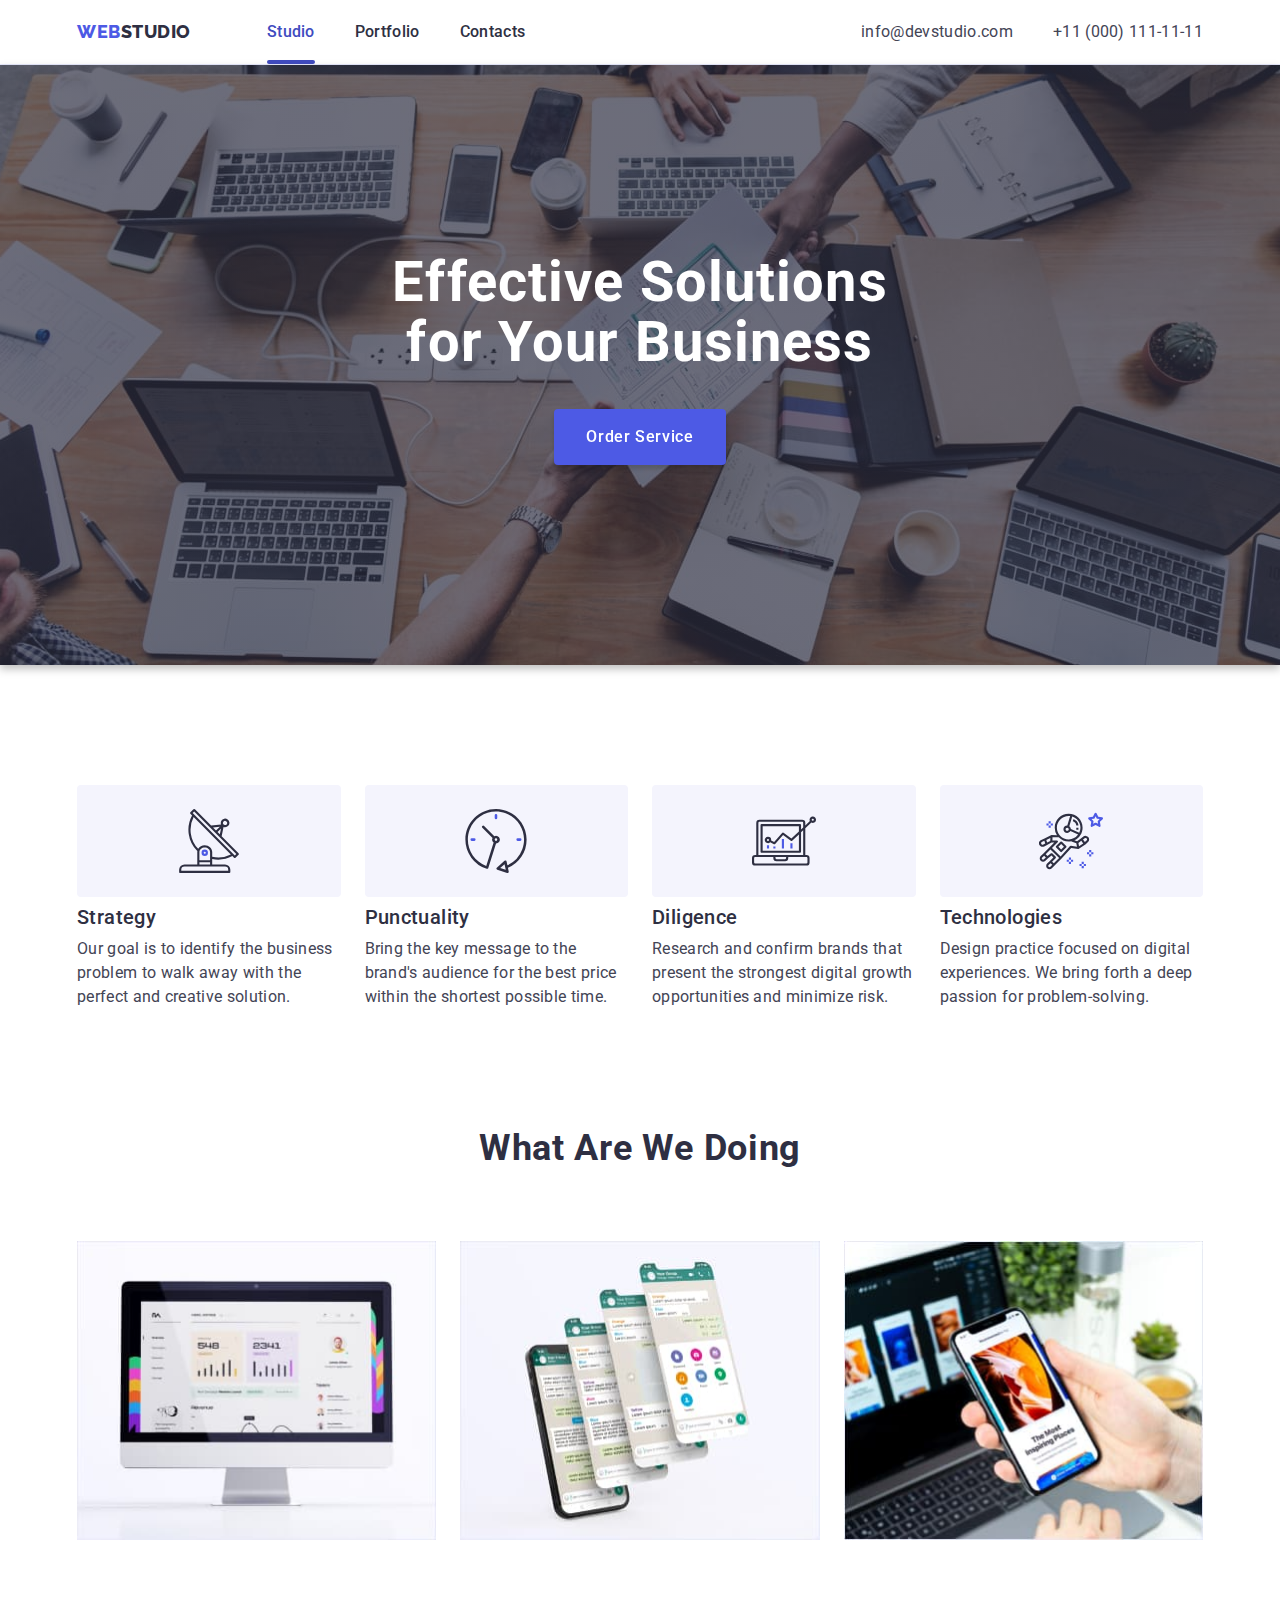
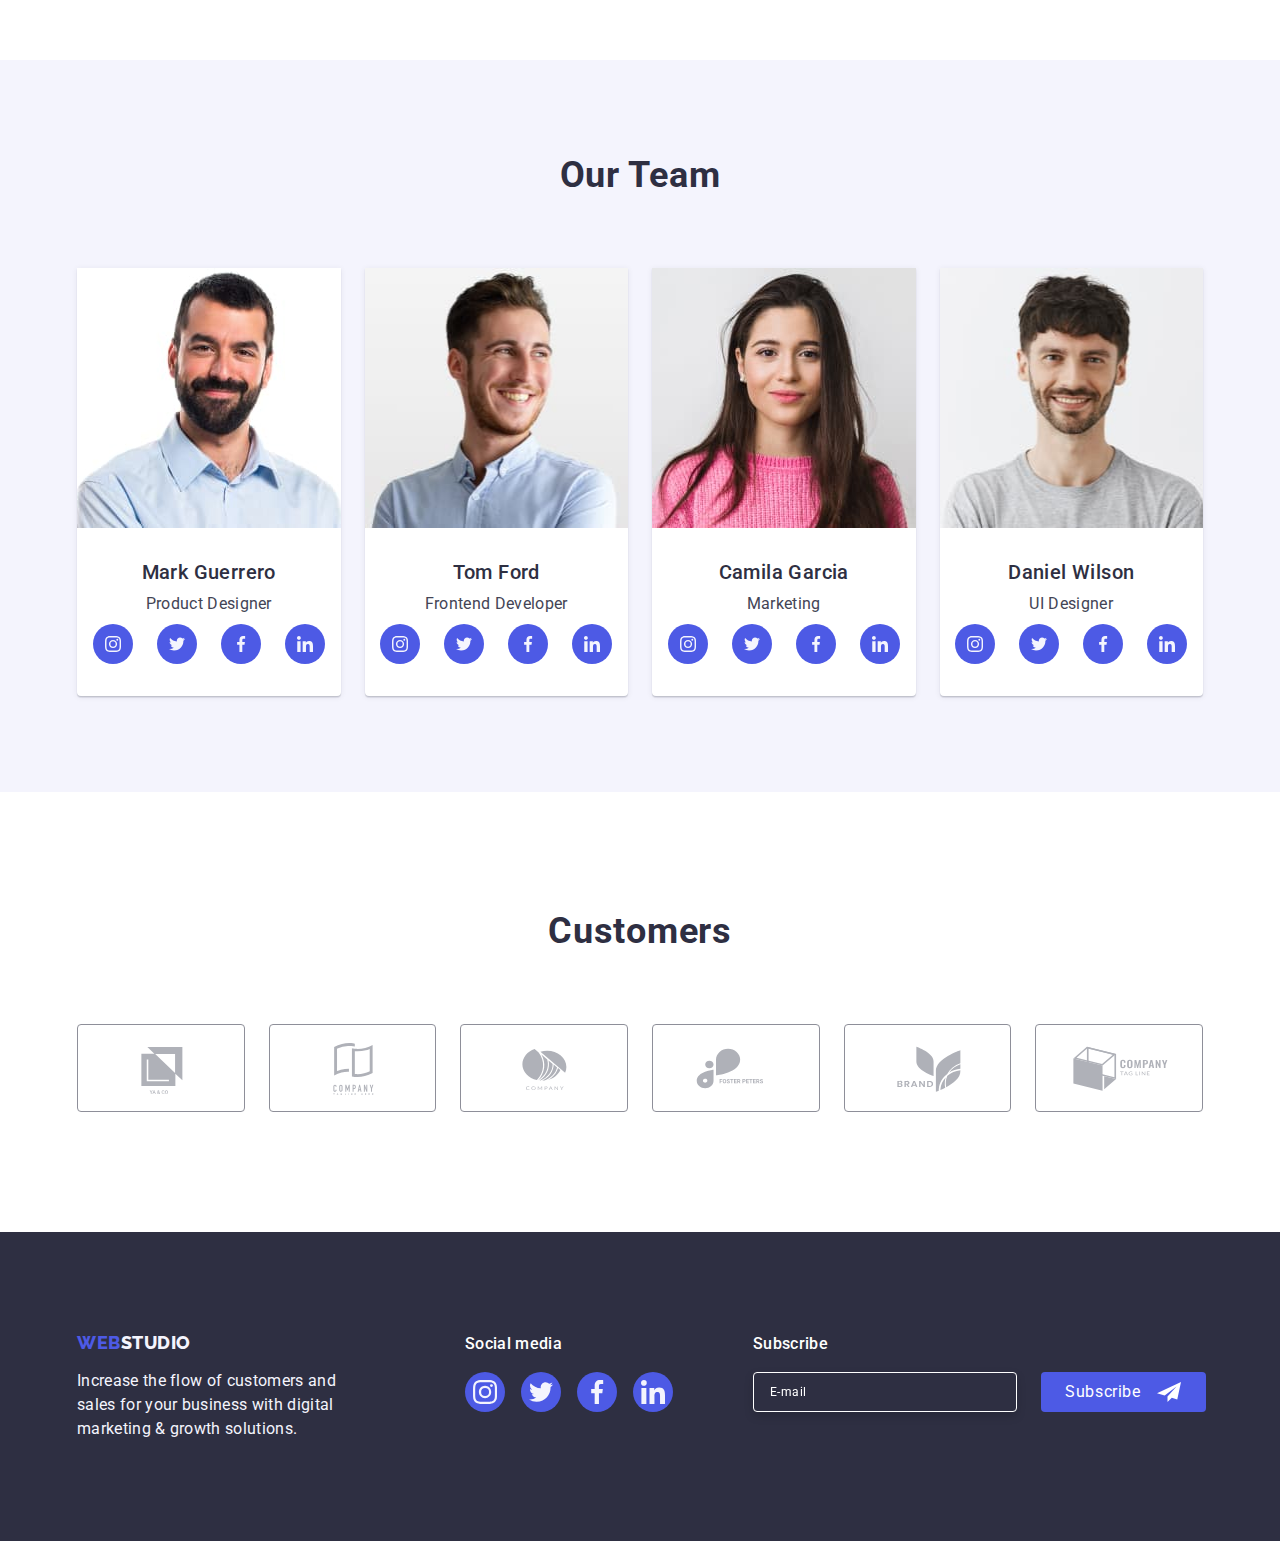
<file: index.html>
<!DOCTYPE html>
<html lang="en">
  <head>
    <meta charset="UTF-8" />
    <meta http-equiv="X-UA-Compatible" content="IE=edge" />
    <meta name="viewport" content="width=device-width, initial-scale=1.0" />
    <title>WebStudio</title>
    <link rel="preconnect" href="https://fonts.googleapis.com" />
    <link rel="preconnect" href="https://fonts.gstatic.com" crossorigin />
    <link
      href="https://fonts.googleapis.com/css2?family=Raleway:wght@800&family=Roboto:wght@400;500;700;900&display=swap"
      rel="stylesheet"
    />
    <link
      rel="stylesheet"
      href="https://cdnjs.cloudflare.com/ajax/libs/modern-normalize/1.1.0/modern-normalize.min.css"
    />
    <link rel="stylesheet" href="./css/styles.css" />
  </head>
  <body>
    <!-- Шапка сайту -->
    <header class="header">
      <div class="container header-container">
        <nav class="nav">
          <a class="logo logo-header link" href="./index.html"
            >Web<span class="header-logo">Studio</span></a
          >
          <ul class="header-list list">
            <li class="header-item">
              <a class="header-link current link" href="./index.html">Studio</a>
            </li>
            <li class="header-item">
              <a class="header-link link" href="./portfolio.html">Portfolio</a>
            </li>
            <li class="header-item">
              <a class="header-link link" href="">Contacts</a>
            </li>
          </ul>
        </nav>
        <address class="contacts">
          <ul class="contacts-list list">
            <li class="contacts-item">
              <a class="contacts-link link" href="mailto:info@devstudio.com"
                >info@devstudio.com</a
              >
            </li>
            <li class="contacts-item">
              <a class="contacts-link link" href="tel:+110001111111"
                >+11 (000) 111-11-11</a
              >
            </li>
          </ul>
        </address>
        <button class="menu-mobile-open js-open-menu" type="button">
          <svg class="menu-mobile-open-icon" width="32" height="22">
            <use href="./images/icon.svg#menu-hamburger"></use>
          </svg>
        </button>
      </div>
      <div class="mobile-menu js-menu-container">
        <div class="container mobil-menu-modal">
          <button class="mobile-menu-close js-close-menu" type="button">
            <svg class="mobile-menu-close-icon" width="8" height="8">
              <use href="./images/icon.svg#icon-close-modal"></use>
            </svg>
          </button>
          <ul class="mobil-nav-list list">
            <li class="mobil-nav-item">
              <a class="mobil-nav-link current link" href="./index.html"
                >Studio</a
              >
            </li>
            <li class="mobil-nav-item">
              <a class="mobil-nav-link link" href="./portfolio.html"
                >Portfolio</a
              >
            </li>
            <li class="mobil-nav-item">
              <a class="mobil-nav-link link" href="">Contacts</a>
            </li>
          </ul>
          <ul class="mobil-adress-list list">
            <li class="mobil-adress-item">
              <a class="mobile-adress-link-phone link" href="tel:+110001111111"
                >+11 (000) 111-11-11</a
              >
            </li>
            <li class="mobil-adress-item">
              <a
                class="mobile-adress-link-mail link"
                href="mailto:info@devstudio.com"
                >info@devstudio.com</a
              >
            </li>
          </ul>
          <ul class="mobil-social-list list">
            <li class="mobil-social-item">
              <a class="mobil-social-link link" href="">
                <svg class="mobil-social-icon" width="24" height="24">
                  <use href="./images/icon.svg#icon-instagram-footer"></use>
                </svg>
              </a>
            </li>
            <li class="mobil-social-item">
              <a class="mobil-social-link link" href="">
                <svg class="mobil-social-icon" width="24" height="24">
                  <use href="./images/icon.svg#icon-twitter-footer"></use>
                </svg>
              </a>
            </li>
            <li class="mobil-social-item">
              <a class="mobil-social-link link" href="">
                <svg class="mobil-social-icon" width="24" height="24">
                  <use href="./images/icon.svg#icon-facebook-footer"></use>
                </svg>
              </a>
            </li>
            <li class="mobil-social-item">
              <a class="mobil-social-link link" href="">
                <svg class="mobil-social-icon" width="24" height="24">
                  <use href="./images/icon.svg#icon-linkedin-footer"></use>
                </svg>
              </a>
            </li>
          </ul>
        </div>
      </div>
    </header>
    <main class="main">
      <!-- Герой -->
      <section class="section-hero">
        <div class="container mobil-container">
          <h1 class="hero-title">Effective Solutions for Your Business</h1>
          <button class="hero-btn" type="button" data-modal-open>
            Order Service
          </button>
        </div>
      </section>
      <!-- Про нас -->
      <section class="section-about">
        <div class="container">
          <h2 class="about visually-hidden">About us</h2>
          <ul class="about-list list">
            <li class="about-item">
              <div class="about-container">
                <svg class="about-icon antenna" width="64" height="64">
                  <use href="./images/icon.svg#icon-antenna"></use>
                </svg>
              </div>
              <h3 class="about-title">Strategy</h3>
              <p class="about-text">
                Our goal is to identify the business problem to walk away with
                the perfect and creative solution.
              </p>
            </li>
            <li class="about-item">
              <div class="about-container">
                <svg class="about-icon clock" width="64" height="64">
                  <use href="./images/icon.svg#icon-clock"></use>
                </svg>
              </div>
              <h3 class="about-title">Punctuality</h3>
              <p class="about-text">
                Bring the key message to the brand's audience for the best price
                within the shortest possible time.
              </p>
            </li>
            <li class="about-item">
              <div class="about-container">
                <svg class="about-icon diagram" width="64" height="64">
                  <use href="./images/icon.svg#icon-diagram"></use>
                </svg>
              </div>
              <h3 class="about-title">Diligence</h3>
              <p class="about-text">
                Research and confirm brands that present the strongest digital
                growth opportunities and minimize risk.
              </p>
            </li>
            <li class="about-item">
              <div class="about-container">
                <svg class="about-icon astronaut" width="64" height="64">
                  <use href="./images/icon.svg#icon-astronaut"></use>
                </svg>
              </div>
              <h3 class="about-title">Technologies</h3>
              <p class="about-text">
                Design practice focused on digital experiences. We bring forth a
                deep passion for problem-solving.
              </p>
            </li>
          </ul>
        </div>
      </section>
      <!-- Що ми робимо -->
      <section class="section-work">
        <div class="container">
          <h2 class="work-title">What are we doing</h2>
          <ul class="work-list list">
            <li class="list-item">
              <img
                srcset="./images/sec-work1@2x.jpg 2x"
                src="./images/sec-work1.jpg"
                alt="monitor"
                width="360"
                height="300"
                loading="lazy"
              />
            </li>
            <li class="list-item">
              <img
                srcset="./images/sec-work2@2x.jpg 2x"
                src="./images/sec-work2.jpg"
                alt="phone"
                width="360"
                height="300"
                loading="lazy"
              />
            </li>
            <li class="list-item">
              <img
                srcset="./images/sec-work3@2x.jpg 2x"
                src="./images/sec-work3.jpg"
                alt="laptop and phone"
                width="360"
                height="300"
                loading="lazy"
              />
            </li>
          </ul>
        </div>
      </section>
      <!-- Наша команда -->
      <section class="section-team">
        <div class="container team-container">
          <h2 class="team-title">Our Team</h2>
          <ul class="team-list list">
            <li class="team-item">
              <img
                class="team-photo"
                srcset="./images/team1@2x.jpg 2x"
                src="./images/team1.jpg"
                alt="Mark Guerrero"
                width="264"
                height="260"
                loading="lazy"
              />
              <div class="title-team-photo">
                <h3 class="title">Mark Guerrero</h3>
                <p class="team-text">Product Designer</p>
                <ul class="social-list list">
                  <li class="social-list-item">
                    <a
                      class="social-list-link link"
                      href="http://instagram.com"
                      target="_blank"
                      rel="noopener noreferrer"
                    >
                      <svg class="social-list-icon" width="16" height="16">
                        <use href="./images/icon.svg#icon-instagram"></use>
                      </svg>
                    </a>
                  </li>
                  <li class="social-list-item">
                    <a
                      class="social-list-link link"
                      href="http://twitter.com"
                      target="_blank"
                      rel="noopener noreferrer"
                    >
                      <svg class="social-list-icon" width="16" height="16">
                        <use href="./images/icon.svg#icon-twitter"></use>
                      </svg>
                    </a>
                  </li>
                  <li class="social-list-item">
                    <a
                      class="social-list-link link"
                      href="http://www.facebook.com"
                      target="_blank"
                      rel="noopener noreferrer"
                    >
                      <svg class="social-list-icon" width="16" height="16">
                        <use href="./images/icon.svg#icon-facebook"></use>
                      </svg>
                    </a>
                  </li>
                  <li class="social-list-item">
                    <a
                      class="social-list-link link"
                      href="https://www.linkedin.com"
                      target="_blank"
                      rel="noopener noreferrer"
                    >
                      <svg class="social-list-icon" width="16" height="16">
                        <use href="./images/icon.svg#icon-linkedin"></use>
                      </svg>
                    </a>
                  </li>
                </ul>
              </div>
            </li>
            <li class="team-item">
              <img
                class="team-photo"
                srcset="./images/team2@2x.jpg 2x"
                src="./images/team2.jpg"
                alt="Tom Ford"
                width="264"
                height="260"
                loading="lazy"
              />
              <div class="title-team-photo">
                <h3 class="title">Tom Ford</h3>
                <p class="team-text">Frontend Developer</p>
                <ul class="social-list list">
                  <li class="social-list-item">
                    <a
                      class="social-list-link link"
                      href="http://instagram.com"
                      target="_blank"
                      rel="noopener noreferrer"
                    >
                      <svg class="social-list-icon" width="16" height="16">
                        <use href="./images/icon.svg#icon-instagram"></use>
                      </svg>
                    </a>
                  </li>
                  <li class="social-list-item">
                    <a
                      class="social-list-link link"
                      href="http://twitter.com"
                      target="_blank"
                      rel="noopener noreferrer"
                    >
                      <svg class="social-list-icon" width="16" height="16">
                        <use href="./images/icon.svg#icon-twitter"></use>
                      </svg>
                    </a>
                  </li>
                  <li class="social-list-item">
                    <a
                      class="social-list-link link"
                      href="http://www.facebook.com"
                      target="_blank"
                      rel="noopener noreferrer"
                    >
                      <svg class="social-list-icon" width="16" height="16">
                        <use href="./images/icon.svg#icon-facebook"></use>
                      </svg>
                    </a>
                  </li>
                  <li class="social-list-item">
                    <a
                      class="social-list-link link"
                      href="https://www.linkedin.com"
                      target="_blank"
                      rel="noopener noreferrer"
                    >
                      <svg class="social-list-icon" width="16" height="16">
                        <use href="./images/icon.svg#icon-linkedin"></use>
                      </svg>
                    </a>
                  </li>
                </ul>
              </div>
            </li>
            <li class="team-item">
              <img
                class="team-photo"
                srcset="./images/team3@2x.jpg 2x"
                src="./images/team3.jpg"
                alt="Camila Garcia"
                width="264"
                height="260"
                loading="lazy"
              />
              <div class="title-team-photo">
                <h3 class="title">Camila Garcia</h3>
                <p class="team-text">Marketing</p>
                <ul class="social-list list">
                  <li class="social-list-item">
                    <a
                      class="social-list-link link"
                      href="http://instagram.com"
                      target="_blank"
                      rel="noopener noreferrer"
                    >
                      <svg class="social-list-icon" width="16" height="16">
                        <use href="./images/icon.svg#icon-instagram"></use>
                      </svg>
                    </a>
                  </li>
                  <li class="social-list-item">
                    <a
                      class="social-list-link link"
                      href="http://twitter.com"
                      target="_blank"
                      rel="noopener noreferrer"
                    >
                      <svg class="social-list-icon" width="16" height="16">
                        <use href="./images/icon.svg#icon-twitter"></use>
                      </svg>
                    </a>
                  </li>
                  <li class="social-list-item">
                    <a
                      class="social-list-link link"
                      href="http://www.facebook.com"
                      target="_blank"
                      rel="noopener noreferrer"
                    >
                      <svg class="social-list-icon" width="16" height="16">
                        <use href="./images/icon.svg#icon-facebook"></use>
                      </svg>
                    </a>
                  </li>
                  <li class="social-list-item">
                    <a
                      class="social-list-link link"
                      href="https://www.linkedin.com"
                      target="_blank"
                      rel="noopener noreferrer"
                    >
                      <svg class="social-list-icon" width="16" height="16">
                        <use href="./images/icon.svg#icon-linkedin"></use>
                      </svg>
                    </a>
                  </li>
                </ul>
              </div>
            </li>
            <li class="team-item">
              <img
                class="team-photo"
                srcset="./images/team4@2x.jpg 2x"
                src="./images/team4.jpg"
                alt="Daniel Wilson"
                width="264"
                height="260"
                loading="lazy"
              />
              <div class="title-team-photo">
                <h3 class="title">Daniel Wilson</h3>
                <p class="team-text">UI Designer</p>
                <ul class="social-list list">
                  <li class="social-list-item">
                    <a
                      class="social-list-link link"
                      href="http://instagram.com"
                      target="_blank"
                      rel="noopener noreferrer"
                    >
                      <svg class="social-list-icon" width="16" height="16">
                        <use href="./images/icon.svg#icon-instagram"></use>
                      </svg>
                    </a>
                  </li>
                  <li class="social-list-item">
                    <a
                      class="social-list-link link"
                      href="http://twitter.com"
                      target="_blank"
                      rel="noopener noreferrer"
                    >
                      <svg class="social-list-icon" width="16" height="16">
                        <use href="./images/icon.svg#icon-twitter"></use>
                      </svg>
                    </a>
                  </li>
                  <li class="social-list-item">
                    <a
                      class="social-list-link link"
                      href="http://www.facebook.com"
                      target="_blank"
                      rel="noopener noreferrer"
                    >
                      <svg class="social-list-icon" width="16" height="16">
                        <use href="./images/icon.svg#icon-facebook"></use>
                      </svg>
                    </a>
                  </li>
                  <li class="social-list-item">
                    <a
                      class="social-list-link link"
                      href="https://www.linkedin.com"
                      target="_blank"
                      rel="noopener noreferrer"
                    >
                      <svg class="social-list-icon" width="16" height="16">
                        <use href="./images/icon.svg#icon-linkedin"></use>
                      </svg>
                    </a>
                  </li>
                </ul>
              </div>
            </li>
          </ul>
        </div>
      </section>
      <!-- Клієнти -->
      <section class="customers">
        <div class="container">
          <h2 class="customers-title">Customers</h2>
          <ul class="customers-list list">
            <li class="customers-list-item">
              <a class="customers-list-item-link link" href="">
                <svg class="costomers-icon" width="104" height="56">
                  <use
                    class="icon-logo"
                    href="./images/icon.svg#icon-logo"
                  ></use>
                </svg>
              </a>
            </li>
            <li class="customers-list-item">
              <a class="customers-list-item-link link" href="">
                <svg class="costomers-icon" width="104" height="56">
                  <use href="./images/icon.svg#icon-logo-1"></use>
                </svg>
              </a>
            </li>
            <li class="customers-list-item">
              <a class="customers-list-item-link link" href="">
                <svg class="costomers-icon" width="104" height="56">
                  <use href="./images/icon.svg#icon-logo-2"></use>
                </svg>
              </a>
            </li>
            <li class="customers-list-item">
              <a class="customers-list-item-link link" href="">
                <svg class="costomers-icon" width="104" height="56">
                  <use href="./images/icon.svg#icon-logo-3"></use>
                </svg>
              </a>
            </li>
            <li class="customers-list-item">
              <a class="customers-list-item-link link" href="">
                <svg class="costomers-icon" width="104" height="56">
                  <use href="./images/icon.svg#icon-logo-4"></use>
                </svg>
              </a>
            </li>
            <li class="customers-list-item">
              <a class="customers-list-item-link link" href="">
                <svg class="costomers-icon" width="104" height="56">
                  <use href="./images/icon.svg#icon-logo-5"></use>
                </svg>
              </a>
            </li>
          </ul>
        </div>
      </section>
    </main>
    <!-- Футер -->
    <footer class="footer">
      <div class="container footer-container">
        <div class="footer-logo-text">
          <a class="logo logo-footer link" href="./index.html"
            >Web<span class="footer-logo">Studio</span></a
          >
          <p class="footer-text">
            Increase the flow of customers and sales for your business with
            digital marketing & growth solutions.
          </p>
        </div>
        <div class="footer-social">
          <p class="footer-text-social">Social media</p>
          <ul class="footer-social-list list">
            <li class="footer-social-list-item">
              <a
                class="footer-social-list-link link"
                href="http://instagram.com"
                target="_blank"
                rel="noopener noreferrer"
              >
                <svg class="footer-social-list-icon" width="24" height="24">
                  <use href="./images/icon.svg#icon-instagram-footer"></use>
                </svg>
              </a>
            </li>
            <li class="footer-social-list-item">
              <a
                class="footer-social-list-link link"
                href="http://twitter.com"
                target="_blank"
                rel="noopener noreferrer"
              >
                <svg class="footer-social-list-icon" width="24" height="24">
                  <use href="./images/icon.svg#icon-twitter-footer"></use>
                </svg>
              </a>
            </li>
            <li class="footer-social-list-item">
              <a
                class="footer-social-list-link link"
                href="http://www.facebook.com"
                target="_blank"
                rel="noopener noreferrer"
              >
                <svg class="footer-social-list-icon" width="24" height="24">
                  <use href="./images/icon.svg#icon-facebook-footer"></use>
                </svg>
              </a>
            </li>
            <li class="footer-social-list-item">
              <a
                class="footer-social-list-link link"
                href="https://www.linkedin.com"
                target="_blank"
                rel="noopener noreferrer"
              >
                <svg class="footer-social-list-icon" width="24" height="24">
                  <use href="./images/icon.svg#icon-linkedin-footer"></use>
                </svg>
              </a>
            </li>
          </ul>
        </div>
        <div class="footer-form">
          <p class="footer-form-text">Subscribe</p>
          <form class="footer-subscribe" name="subscribe" autocomplete="on">
            <label class="footer-email">
              <input
                class="email"
                type="email"
                name="email"
                placeholder="E-mail"
                required
              />
            </label>
            <button class="footer-btn" type="submit">
              Subscribe
              <svg class="icon-btn" width="24" height="24">
                <use href="./images/icon.svg#icon-icon-send"></use>
              </svg>
            </button>
          </form>
        </div>
      </div>
    </footer>
    <!-- Modal window -->
    <div class="backdrop is-hidden" data-modal>
      <div class="modal">
        <button class="modal-btn-close" type="button" data-modal-close>
          <svg class="modal-icon" width="8" height="8">
            <use href="./images/icon.svg#icon-close-modal"></use>
          </svg>
        </button>
        <p class="modal-text">Leave your contacts and we will call you back</p>
        <form class="modal-form">
          <label class="modal-form-field">
            <span class="modal-form-input-desc">Name</span>
            <span class="modal-form-input-wrapper">
              <input
                class="modal-form-input"
                name="user_name"
                type="text"
                required
                pattern="[a-zA-Zа-яА-Я]+"
                minlength="2"
              />
              <svg class="modal-form-input-icon" width="18" height="24">
                <use href="./images/icon.svg#icon-person-black-18dp-1"></use>
              </svg>
            </span>
          </label>
          <label class="modal-form-field">
            <span class="modal-form-input-desc">Phone</span>
            <span class="modal-form-input-wrapper">
              <input
                class="modal-form-input"
                name="user_phone"
                type="tel"
                required
                pattern="[0-9]{3}-[0-9]{3}-[0-9]{2}-[0-9]{2}"
                title="xxx-xxx-xx-xx"
              />
              <svg class="modal-form-input-icon" width="18" height="24">
                <use href="./images/icon.svg#icon-phone-black-18dp-1"></use>
              </svg>
            </span>
          </label>
          <label class="modal-form-field">
            <span class="modal-form-input-desc">Email</span>
            <span class="modal-form-input-wrapper">
              <input
                class="modal-form-input"
                name="user_email"
                type="email"
                required
              />
              <svg class="modal-form-input-icon" width="18" height="24">
                <use href="./images/icon.svg#icon-email-black-18dp-1"></use>
              </svg>
            </span>
          </label>
          <label class="modal-form-textarea-field">
            <span class="modal-form-input-desc">Comment</span>
            <textarea
              class="modal-form-message"
              name="user_message"
              placeholder="Text input"
            ></textarea>
          </label>
          <label class="modal-form-check-desc" for="user-policy">
            <input
              class="modal-form-check visually-hidden"
              id="user-policy"
              name="user-policy"
              type="checkbox"
            />
            <span class="modal-form-psevdo-checkbox">
              <svg class="checkbox-icon" width="10" height="18">
                <use href="./images/icon.svg#icon-chbox"></use>
              </svg>
            </span>
            <span
              >I accept the terms and conditions of the
              <a class="privacy-policy" href="">Privacy Policy</a>
            </span>
          </label>
          <button class="modal-form-submit" type="submit">Send</button>
        </form>
      </div>
    </div>
    <script src="./js/modal.js"></script>
    <script defer src="./js/mobile-menu.js"></script>
  </body>
</html>
</file>
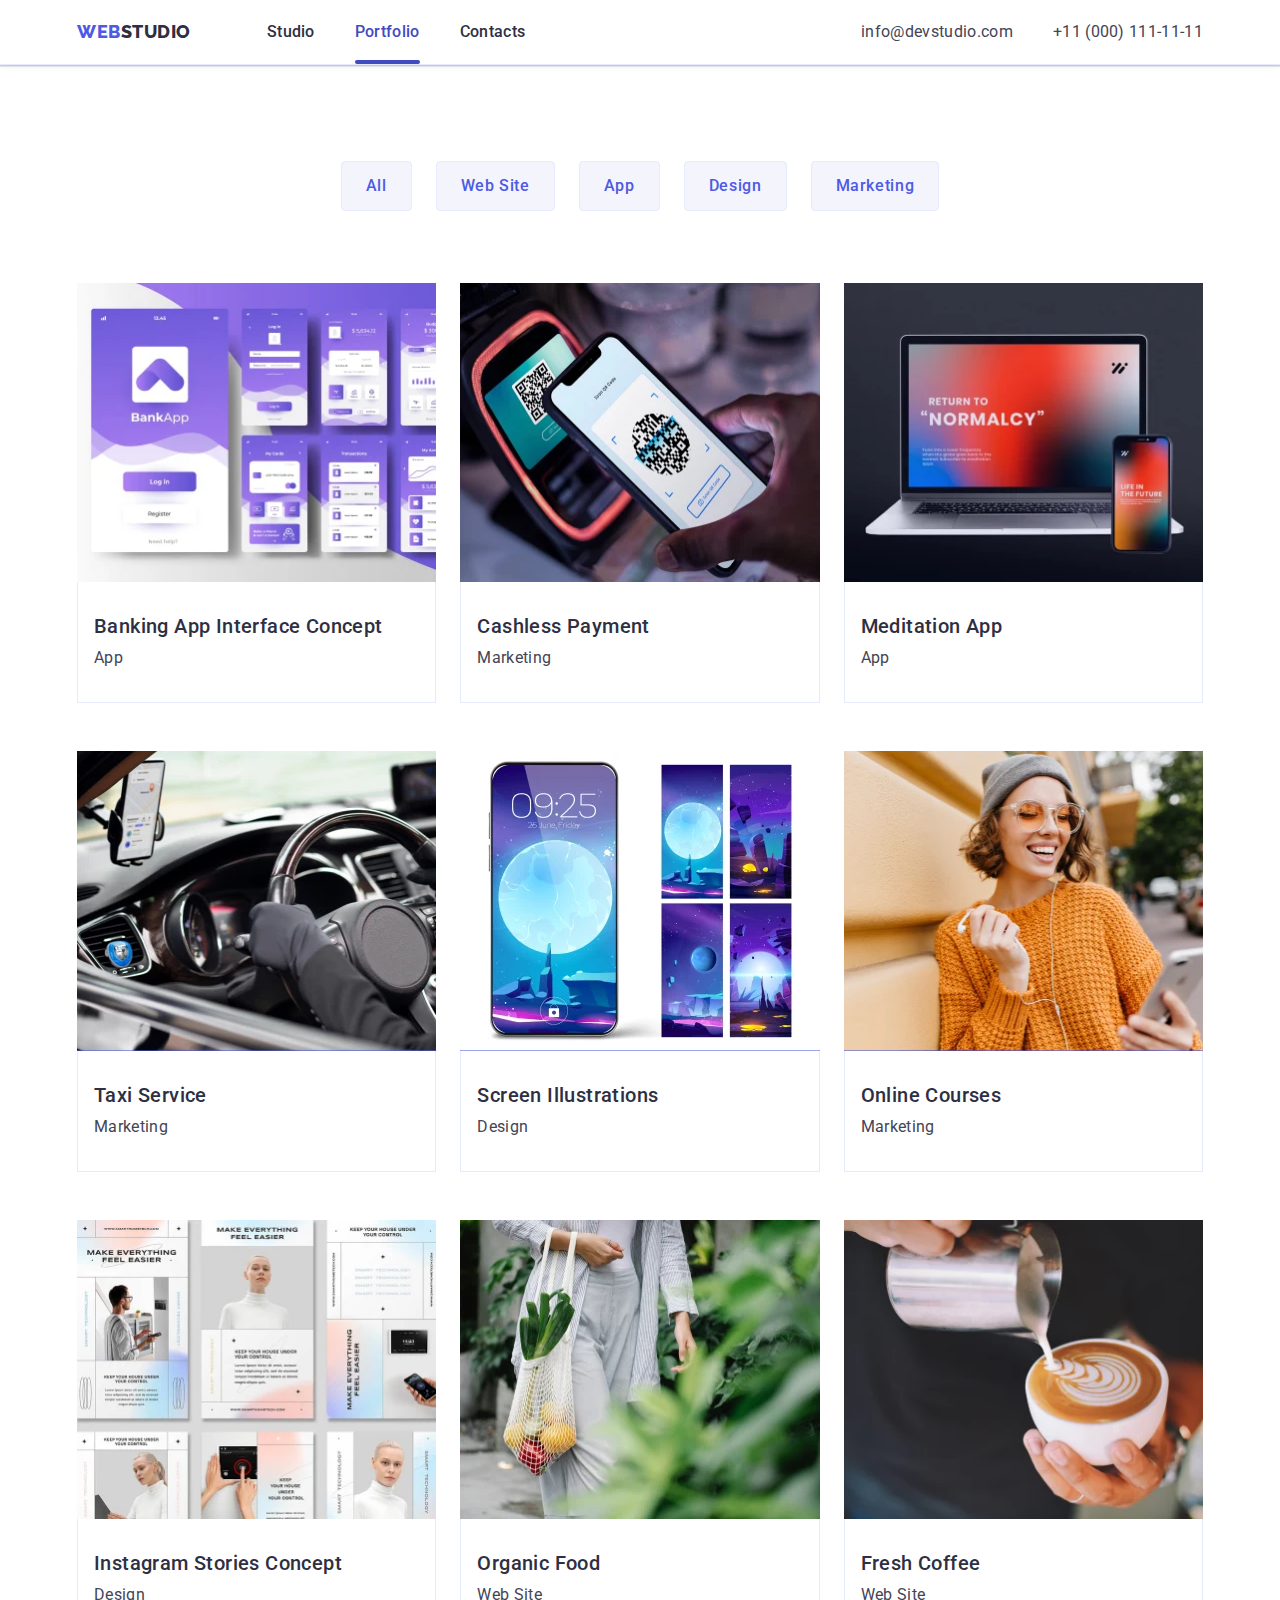
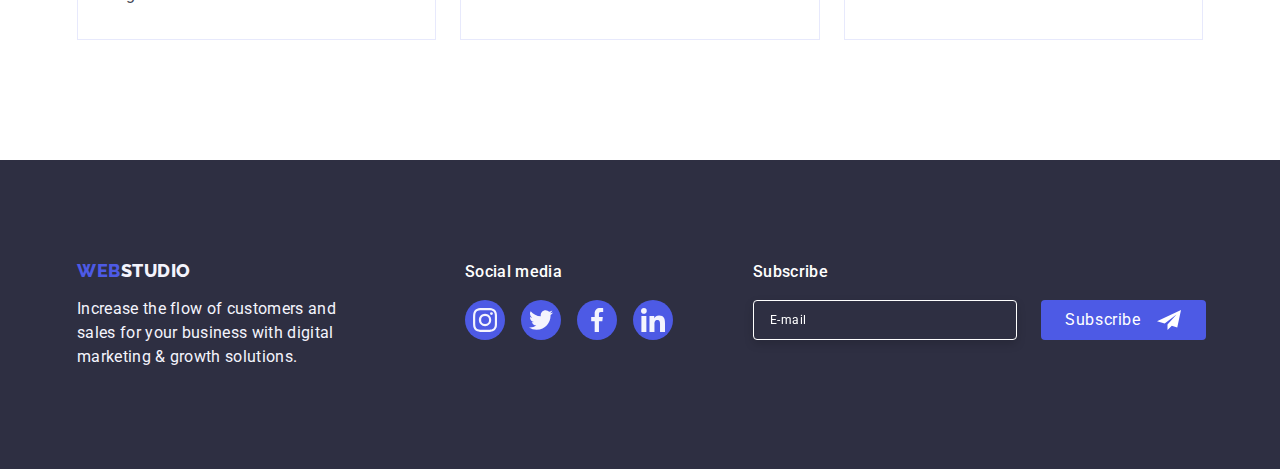
<file: portfolio.html>
<!DOCTYPE html>
<html lang="en">
  <head>
    <meta charset="UTF-8" />
    <meta http-equiv="X-UA-Compatible" content="IE=edge" />
    <meta name="viewport" content="width=device-width, initial-scale=1.0" />
    <title>Portfolio</title>
    <link rel="preconnect" href="https://fonts.googleapis.com" />
    <link rel="preconnect" href="https://fonts.gstatic.com" crossorigin />
    <link
      href="https://fonts.googleapis.com/css2?family=Raleway:wght@800&family=Roboto:wght@400;500;700;900&display=swap"
      rel="stylesheet"
    />
    <link
      rel="stylesheet"
      href="https://cdnjs.cloudflare.com/ajax/libs/modern-normalize/1.1.0/modern-normalize.min.css"
    />
    <link rel="stylesheet" href="./css/styles.css" />
  </head>
  <body class="body">
    <!-- Шапка сайту -->
    <header class="header">
      <div class="container header-container">
        <nav class="nav">
          <a class="logo logo-header link" href="./index.html"
            >Web<span class="header-logo">Studio</span></a
          >
          <ul class="header-list list">
            <li class="header-item">
              <a class="header-link link" href="./index.html">Studio</a>
            </li>
            <li class="header-item">
              <a class="header-link current link" href="./portfolio.html"
                >Portfolio</a
              >
            </li>
            <li class="header-item">
              <a class="header-link link" href="">Contacts</a>
            </li>
          </ul>
        </nav>
        <address class="contacts">
          <ul class="contacts-list list">
            <li class="contacts-item">
              <a class="contacts-link link" href="mailto:info@devstudio.com"
                >info@devstudio.com</a
              >
            </li>
            <li class="contacts-item">
              <a class="contacts-link link" href="tel:+110001111111"
                >+11 (000) 111-11-11</a
              >
            </li>
          </ul>
        </address>
        <button class="menu-mobile-open js-open-menu" type="button">
          <svg class="menu-mobile-open-icon" width="32" height="22">
            <use href="./images/icon.svg#menu-hamburger"></use>
          </svg>
        </button>
      </div>
      <div class="mobile-menu js-menu-container">
        <div class="container mobil-menu-modal">
          <button class="mobile-menu-close js-close-menu" type="button">
            <svg class="mobile-menu-close-icon" width="8" height="8">
              <use href="./images/icon.svg#icon-close-modal"></use>
            </svg>
          </button>
          <ul class="mobil-nav-list list">
            <li class="mobil-nav-item">
              <a class="mobil-nav-link current link" href="./index.html"
                >Studio</a
              >
            </li>
            <li class="mobil-nav-item">
              <a class="mobil-nav-link link" href="./portfolio.html"
                >Portfolio</a
              >
            </li>
            <li class="mobil-nav-item">
              <a class="mobil-nav-link link" href="">Contacts</a>
            </li>
          </ul>
          <ul class="mobil-adress-list list">
            <li class="mobil-adress-item">
              <a class="mobile-adress-link-phone link" href="tel:+110001111111"
                >+11 (000) 111-11-11</a
              >
            </li>
            <li class="mobil-adress-item">
              <a
                class="mobile-adress-link-mail link"
                href="mailto:info@devstudio.com"
                >info@devstudio.com</a
              >
            </li>
          </ul>
          <ul class="mobil-social-list list">
            <li class="mobil-social-item">
              <a class="mobil-social-link link" href="">
                <svg class="mobil-social-icon" width="24" height="24">
                  <use href="./images/icon.svg#icon-instagram-footer"></use>
                </svg>
              </a>
            </li>
            <li class="mobil-social-item">
              <a class="mobil-social-link link" href="">
                <svg class="mobil-social-icon" width="24" height="24">
                  <use href="./images/icon.svg#icon-twitter-footer"></use>
                </svg>
              </a>
            </li>
            <li class="mobil-social-item">
              <a class="mobil-social-link link" href="">
                <svg class="mobil-social-icon" width="24" height="24">
                  <use href="./images/icon.svg#icon-facebook-footer"></use>
                </svg>
              </a>
            </li>
            <li class="mobil-social-item">
              <a class="mobil-social-link link" href="">
                <svg class="mobil-social-icon" width="24" height="24">
                  <use href="./images/icon.svg#icon-linkedin-footer"></use>
                </svg>
              </a>
            </li>
          </ul>
        </div>
      </div>
    </header>
    <main class="main-portfolio">
      <!-- Наші роботи -->
      <section class="section-works">
        <div class="container">
          <h1 class="visually-hidden">our works</h1>
          <ul class="filters-list list">
            <li class="filters-list-btn">
              <button class="works-btn" type="button" data-filter="all">
                All
              </button>
            </li>
            <li class="filters-list-btn">
              <button class="works-btn" type="button" data-filter="web-site">
                Web Site
              </button>
            </li>
            <li class="filters-list-btn">
              <button class="works-btn" type="button" data-filter="app">
                App
              </button>
            </li>
            <li class="filters-list-btn">
              <button class="works-btn" type="button" data-filter="design">
                Design
              </button>
            </li>
            <li class="filters-list-btn">
              <button class="works-btn" type="button" data-filter="marketing">
                Marketing
              </button>
            </li>
          </ul>
          <ul class="works-list list">
            <li class="works-item all app">
              <a class="portfolio-link link" href="">
                <div class="works-item-thumb">
                  <picture>
                    <source
                      media="(min-width: 1158px)"
                      srcset="
                        ./images/img1-portf-desctop.webp    1x,
                        ./images/img1-portf@2x-desctop.webp 2x
                      "
                      type="image/webp"
                    />
                    <source
                      media="(min-width: 1158px)"
                      srcset="
                        ./images/img1-portf-desctop.jpg    1x,
                        ./images/img1-portf@2x-desctop.jpg 2x
                      "
                      type="image/jpg"
                    />
                    <source
                      media="(min-width: 768px)"
                      srcset="
                        ./images/img1-portf-tablet.webp   1x,
                        ./images/img1-portf@2x-tablet.jpg 2x
                      "
                      type="image/webp"
                    />
                    <source
                      media="(min-width: 768px)"
                      srcset="
                        ./images/img1-portf-tablet.jpg    1x,
                        ./images/img1-portf@2x-tablet.jpg 2x
                      "
                      type="image/jpg"
                    />
                    <source
                      media="(max-width: 767px)"
                      srcset="
                        ./images/img1-portf-mobil.webp   1x,
                        ./images/img1-portf@2x-mobil.jpg 2x
                      "
                      type="image/jpg"
                    />
                    <source
                      media="(max-width: 767px)"
                      srcset="
                        ./images/img-1-portf-mobil.jpg    1x,
                        ./images/img1-portf@2x-mobil.webp 2x
                      "
                      type="image/webp"
                    />
                    <img
                      src="./images/img-1-portf-mobil.jpg"
                      alt="touch screens"
                      width="396"
                      height="300"
                      loading="lazy"
                    />
                  </picture>
                  <p class="overlay">
                    14 Stylish and User-Friendly App Design Concepts · Task
                    Manager App · Calorie Tracker App · Exotic Fruit Ecommerce
                    App · Cloud Storage App
                  </p>
                </div>
                <div class="works-title-text">
                  <h2 class="works-title">Banking App Interface Concept</h2>
                  <p class="works-text">App</p>
                </div>
              </a>
            </li>
            <li class="works-item all marketing">
              <a class="portfolio-link link" href="">
                <div class="works-item-thumb">
                  <picture>
                    <source
                      media="(min-width: 1158px)"
                      srcset="
                        ./images/img2-portf-desctop.webp    1x,
                        ./images/img2-portf@2x-desctop.webp 2x
                      "
                      type="image/webp"
                    />
                    <source
                      media="(min-width: 1158px)"
                      srcset="
                        ./images/img2-portf-desctop.jpg    1x,
                        ./images/img2-portf@2x-desctop.jpg 2x
                      "
                      type="image/jpg"
                    />
                    <source
                      media="(min-width: 768px)"
                      srcset="
                        ./images/img2-portf-tablet.webp    1x,
                        ./images/img2-portf@2x-tablet.webp 2x
                      "
                      type="image/webp"
                    />
                    <source
                      media="(min-width: 768px)"
                      srcset="
                        ./images/img2-portf-tablet.jpg    1x,
                        ./images/img2-portf@2x-tablet.jpg 2x
                      "
                      type="image/jpg"
                    />
                    <source
                      media="(max-width: 767px)"
                      srcset="
                        ./images/img2-portf-mobil.webp    1x,
                        ./images/img2-portf@2x-mobil.webp 2x
                      "
                      type="image/webp"
                    />
                    <source
                      media="(max-width: 767px)"
                      srcset="
                        ./images/img2-portf-mobil.jpg    1x,
                        ./images/img2-portf@2x-mobil.jpg 2x
                      "
                      type="image/jpg"
                    />
                    <img
                      src="./images/img2-portf-mobil.jpg"
                      alt="payment terminal and phone"
                      width="396"
                      height="300"
                      loading="lazy"
                    />
                  </picture>
                  <p class="overlay">
                    14 Stylish and User-Friendly App Design Concepts · Task
                    Manager App · Calorie Tracker App · Exotic Fruit Ecommerce
                    App · Cloud Storage App
                  </p>
                </div>
                <div class="works-title-text">
                  <h2 class="works-title">Cashless Payment</h2>
                  <p class="works-text">Marketing</p>
                </div>
              </a>
            </li>
            <li class="works-item all app">
              <a class="portfolio-link link" href="">
                <div class="works-item-thumb">
                  <picture>
                    <source
                      media="(min-width: 1158px)"
                      srcset="
                        ./images/img3-portf-desctop.webp    1x,
                        ./images/img3-portf@2x-desctop.webp 2x
                      "
                      type="image/webp"
                    />
                    <source
                      media="(min-width: 1158px)"
                      srcset="
                        ./images/img3-portf-desctop.jpg    1x,
                        ./images/img3-portf@2x-desctop.jpg 2x
                      "
                      type="image/jpg"
                    />
                    <source
                      media="(min-width: 768px)"
                      srcset="
                        ./images/img3-portf-tablet.webp    1x,
                        ./images/img3-portf@2x-tablet.webp 2x
                      "
                      type="image/webp"
                    />
                    <source
                      media="(min-width: 768px)"
                      srcset="
                        ./images/img3-portf-tablet.jpg    1x,
                        ./images/img3-portf@2x-tablet.jpg 2x
                      "
                      type="image/jpg"
                    />
                    <source
                      media="(max-width: 767px)"
                      srcset="
                        ./images/img3-portf-mobil.webp    1x,
                        ./images/img3-portf@2x-mobil.webp 2x
                      "
                      type="image/webp"
                    />
                    <source
                      media="(max-width: 767px)"
                      srcset="
                        ./images/img3-portf-mobil.jpg    1x,
                        ./images/img3-portf@2x-mobil.jpg 2x
                      "
                      type="image/jpg"
                    />
                    <img
                      src="./images/img3-portf-mobil.jpg"
                      alt="laptop and phone"
                      width="396"
                      height="300"
                      loading="lazy"
                    />
                  </picture>
                  <p class="overlay">
                    14 Stylish and User-Friendly App Design Concepts · Task
                    Manager App · Calorie Tracker App · Exotic Fruit Ecommerce
                    App · Cloud Storage App
                  </p>
                </div>
                <div class="works-title-text">
                  <h2 class="works-title">Meditation App</h2>
                  <p class="works-text">App</p>
                </div>
              </a>
            </li>
            <li class="works-item all marketing">
              <a class="portfolio-link link" href="">
                <div class="works-item-thumb">
                  <picture>
                    <source
                      media="(min-width: 1158px)"
                      srcset="
                        ./images/img4-portf-desctop.webp    1x,
                        ./images/img4-portf@2x-desctop.webp 2x
                      "
                      type="image/webp"
                    />
                    <source
                      media="(min-width: 1158px)"
                      srcset="
                        ./images/img4-portf-desctop.jpg    1x,
                        ./images/img4-portf@2x-desctop.jpg 2x
                      "
                      type="image/jpg"
                    />
                    <source
                      media="(min-width: 768px)"
                      srcset="
                        ./images/img4-portf-tablet.webp    1x,
                        ./images/img4-portf@2x-tablet.webp 2x
                      "
                      type="image/webp"
                    />
                    <source
                      media="(min-width: 768px)"
                      srcset="
                        ./images/img4-portf-tablet.jpg    1x,
                        ./images/img4-portf@2x-tablet.jpg 2x
                      "
                      type="image/jpg"
                    />
                    <source
                      media="(max-width: 767px)"
                      srcset="
                        ./images/img4-portf-mobil.webp    1x,
                        ./images/img4-portf@2x-mobil.webp 2x
                      "
                      type="image/webp"
                    />
                    <source
                      media="(max-width: 767px)"
                      srcset="
                        ./images/img4-portf-mobil.jpg    1x,
                        ./images/img4-portf@2x-mobil.jpg 2x
                      "
                      type="image/jpg"
                    />
                    <img
                      src="./images/img4-portf-mobil.jpg"
                      alt="steering wheel, car dashboard and phone"
                      width="396"
                      height="300"
                      loading="lazy"
                    />
                  </picture>
                  <p class="overlay">
                    14 Stylish and User-Friendly App Design Concepts · Task
                    Manager App · Calorie Tracker App · Exotic Fruit Ecommerce
                    App · Cloud Storage App
                  </p>
                </div>
                <div class="works-title-text">
                  <h2 class="works-title">Taxi Service</h2>
                  <p class="works-text">Marketing</p>
                </div>
              </a>
            </li>
            <li class="works-item all design">
              <a class="portfolio-link link" href="">
                <div class="works-item-thumb">
                  <picture>
                    <source
                      media="(min-width: 1158px)"
                      srcset="
                        ./images/img5-portf-desctop.webp    1x,
                        ./images/img5-portf@2x-desctop.webp 2x
                      "
                      type="image/webp"
                    />
                    <source
                      media="(min-width: 1158px)"
                      srcset="
                        ./images/img5-portf-desctop.jpg    1x,
                        ./images/img5-portf@2x-desctop.jpg 2x
                      "
                      type="image/jpg"
                    />
                    <source
                      media="(min-width: 768px)"
                      srcset="
                        ./images/img5-portf-tablet.webp    1x,
                        ./images/img5-portf@2x-tablet.webp 2x
                      "
                      type="image/webp"
                    />
                    <source
                      media="(min-width: 768px)"
                      srcset="
                        ./images/img5-portf-tablet.jpg    1x,
                        ./images/img5-portf@2x-tablet.jpg 2x
                      "
                      type="image/jpg"
                    />
                    <source
                      media="(max-width: 767px)"
                      srcset="
                        ./images/img5-portf-mobil.webp    1x,
                        ./images/img5-portf@2x-mobil.webp 2x
                      "
                      type="image/webp"
                    />
                    <source
                      media="(max-width: 767px)"
                      srcset="
                        ./images/img5-portf-mobil.jpg    1x,
                        ./images/img5-portf@2x-mobil.jpg 2x
                      "
                      type="image/jpg"
                    />
                    <img
                      src="./images/img5-portf-mobil.jpg"
                      alt="phone and phone screens"
                      width="396"
                      height="300"
                      loading="lazy"
                    />
                  </picture>
                  <p class="overlay">
                    14 Stylish and User-Friendly App Design Concepts · Task
                    Manager App · Calorie Tracker App · Exotic Fruit Ecommerce
                    App · Cloud Storage App
                  </p>
                </div>
                <div class="works-title-text">
                  <h2 class="works-title">Screen Illustrations</h2>
                  <p class="works-text">Design</p>
                </div>
              </a>
            </li>
            <li class="works-item all marketing">
              <a class="portfolio-link link" href="">
                <div class="works-item-thumb">
                  <picture>
                    <source
                      media="(min-width: 1158px)"
                      srcset="
                        ./images/img6-portf-desctop.webp    1x,
                        ./images/img6-portf@2x-desctop.webp 2x
                      "
                      type="image/webp"
                    />
                    <source
                      media="(min-width: 1158px)"
                      srcset="
                        ./images/img6-portf-desctop.jpg    1x,
                        ./images/img6-portf@2x-desctop.jpg 2x
                      "
                      type="image/jpg"
                    />
                    <source
                      media="(min-width: 768px)"
                      srcset="
                        ./images/img6-portf-tablet.webp    1x,
                        ./images/img6-portf@2x-tablet.webp 2x
                      "
                      type="image/webp"
                    />
                    <source
                      media="(min-width: 768px)"
                      srcset="
                        ./images/img6-portf-tablet.jpg    1x,
                        ./images/img6-portf@2x-tablet.jpg 2x
                      "
                      type="image/jpg"
                    />
                    <source
                      media="(max-width: 767px)"
                      srcset="
                        ./images/img6-portf-mobil.webp    1x,
                        ./images/img6-portf@2x-mobil.webp 2x
                      "
                      type="image/webp"
                    />
                    <source
                      media="(max-width: 767px)"
                      srcset="
                        ./images/img6-portf-mobil.jpg    1x,
                        ./images/img6-portf@2x-mobil.jpg 2x
                      "
                      type="image/jpg"
                    />
                    <img
                      src="./images/img6-portf-mobil.jpg"
                      alt="a girl in glasses in a hat with a phone and headphones"
                      width="396"
                      height="300"
                      loading="lazy"
                    />
                  </picture>
                  <p class="overlay">
                    14 Stylish and User-Friendly App Design Concepts · Task
                    Manager App · Calorie Tracker App · Exotic Fruit Ecommerce
                    App · Cloud Storage App
                  </p>
                </div>
                <div class="works-title-text">
                  <h2 class="works-title">Online Courses</h2>
                  <p class="works-text">Marketing</p>
                </div>
              </a>
            </li>
            <li class="works-item all design">
              <a class="portfolio-link link" href="">
                <div class="works-item-thumb">
                  <picture>
                    <source
                      media="(min-width: 1158px)"
                      srcset="
                        ./images/img7-portf-desctop.webp    1x,
                        ./images/img7-portf@2x-desctop.webp 2x
                      "
                      type="image/webp"
                    />
                    <source
                      media="(min-width: 1158px)"
                      srcset="
                        ./images/img7-portf-desctop.jpg    1x,
                        ./images/img7-portf@2x-desctop.jpg 2x
                      "
                      type="image/jpg"
                    />
                    <source
                      media="(min-width: 768px)"
                      srcset="
                        ./images/img7-portf-tablet.webp    1x,
                        ./images/img7-portf@2x-tablet.webp 2x
                      "
                      type="image/webp"
                    />
                    <source
                      media="(min-width: 768px)"
                      srcset="
                        ./images/img7-portf-tablet.jpg    1x,
                        ./images/img7-portf@2x-tablet.jpg 2x
                      "
                      type="image/jpg"
                    />
                    <source
                      media="(max-width: 767px)"
                      srcset="
                        ./images/img7-portf-mobil.webp    1x,
                        ./images/img7-portf@2x-mobil.webp 2x
                      "
                      type="image/webp"
                    />
                    <source
                      media="(max-width: 767px)"
                      srcset="
                        ./images/img7-portf-mobil.jpg    1x,
                        ./images/img7-portf@2x-mobil.jpg 2x
                      "
                      type="image/jpg"
                    />
                    <img
                      src="./images/img7-portf-mobil.jpg"
                      alt="six pictures of stories from Instagram"
                      width="396"
                      height="300"
                      loading="lazy"
                    />
                  </picture>
                  <p class="overlay">
                    14 Stylish and User-Friendly App Design Concepts · Task
                    Manager App · Calorie Tracker App · Exotic Fruit Ecommerce
                    App · Cloud Storage App
                  </p>
                </div>
                <div class="works-title-text">
                  <h2 class="works-title">Instagram Stories Concept</h2>
                  <p class="works-text">Design</p>
                </div>
              </a>
            </li>
            <li class="works-item all web-site">
              <a class="portfolio-link link" href="">
                <div class="works-item-thumb">
                  <picture>
                    <source
                      media="(min-width: 1158px)"
                      srcset="
                        ./images/img8-portf-desctop.webp    1x,
                        ./images/img8-portf@2x-desctop.webp 2x
                      "
                      type="image/webp"
                    />
                    <source
                      media="(min-width: 1158px)"
                      srcset="
                        ./images/img8-portf-desctop.jpg    1x,
                        ./images/img8-portf@2x-desctop.jpg 2x
                      "
                      type="image/jpg"
                    />
                    <source
                      media="(min-width: 768px)"
                      srcset="
                        ./images/img8-portf-tablet.webp    1x,
                        ./images/img8-portf@2x-tablet.webp 2x
                      "
                      type="image/webp"
                    />
                    <source
                      media="(min-width: 768px)"
                      srcset="
                        ./images/img8-portf-tablet.jpg    1x,
                        ./images/img8-portf@2x-tablet.jpg 2x
                      "
                      type="image/jpg"
                    />
                    <source
                      media="(max-width: 767px)"
                      srcset="
                        ./images/img8-portf-mobil.webp    1x,
                        ./images/img8-portf@2x-mobil.webp 2x
                      "
                      type="image/webp"
                    />
                    <source
                      media="(max-width: 767px)"
                      srcset="
                        ./images/img8-portf-mobil.jpg    1x,
                        ./images/img8-portf@2x-mobil.jpg 2x
                      "
                      type="image/jpg"
                    />
                    <img
                      src="./images/img8-portf-mobil.jpg"
                      alt="a woman carries fruit in a white bag"
                      width="396"
                      height="300"
                      loading="lazy"
                    />
                  </picture>
                  <p class="overlay">
                    14 Stylish and User-Friendly App Design Concepts · Task
                    Manager App · Calorie Tracker App · Exotic Fruit Ecommerce
                    App · Cloud Storage App
                  </p>
                </div>
                <div class="works-title-text">
                  <h2 class="works-title">Organic Food</h2>
                  <p class="works-text">Web Site</p>
                </div>
              </a>
            </li>
            <li class="works-item all web-site">
              <a class="portfolio-link link" href="">
                <div class="works-item-thumb">
                  <picture>
                    <source
                      media="(min-width: 1158px)"
                      srcset="
                        ./images/img9-portf-desctop.webp    1x,
                        ./images/img9-portf@2x-desctop.webp 2x
                      "
                      type="image/webp"
                    />
                    <source
                      media="(min-width: 1158px)"
                      srcset="
                        ./images/img9-portf-desctop.jpg    1x,
                        ./images/img9-portf@2x-desctop.jpg 2x
                      "
                      type="image/jpg"
                    />
                    <source
                      media="(min-width: 768px)"
                      srcset="
                        ./images/img9-portf-tablet.webp    1x,
                        ./images/img9-portf@2x-tablet.webp 2x
                      "
                      type="image/webp"
                    />
                    <source
                      media="(min-width: 768px)"
                      srcset="
                        ./images/img9-portf-tablet.jpg    1x,
                        ./images/img9-portf@2x-tablet.jpg 2x
                      "
                      type="image/jpg"
                    />
                    <source
                      media="(max-width: 767px)"
                      srcset="
                        ./images/img9-portf-mobil.webp    1x,
                        ./images/img9-portf@2x-mobil.webp 2x
                      "
                      type="image/webp"
                    />
                    <source
                      media="(max-width: 767px)"
                      srcset="
                        ./images/img9-portf-mobil.jpg    1x,
                        ./images/img9-portf@2x-mobil.jpg 2x
                      "
                      type="image/jpg"
                    />
                    <img
                      src="./images/img9-portf-mobil.jpg"
                      alt="the man holds a cup of coffee and pours cream into it"
                      width="396"
                      height="300"
                      loading="lazy"
                    />
                  </picture>
                  <p class="overlay">
                    14 Stylish and User-Friendly App Design Concepts · Task
                    Manager App · Calorie Tracker App · Exotic Fruit Ecommerce
                    App · Cloud Storage App
                  </p>
                </div>
                <div class="works-title-text">
                  <h2 class="works-title">Fresh Coffee</h2>
                  <p class="works-text">Web Site</p>
                </div>
              </a>
            </li>
          </ul>
        </div>
      </section>
    </main>
    <!-- Футер -->
    <footer class="footer">
      <div class="container footer-container">
        <div class="footer-logo">
          <a class="logo logo-footer link" href="./index.html"
            >Web<span class="footer-logo">Studio</span></a
          >
          <p class="footer-text">
            Increase the flow of customers and sales for your business with
            digital marketing & growth solutions.
          </p>
        </div>
        <div class="footer-social">
          <p class="footer-text-social">Social media</p>
          <ul class="footer-social-list list">
            <li class="footer-social-list-item">
              <a
                class="footer-social-list-link link"
                href="http://instagram.com"
                target="_blank"
                rel="noopener noreferrer"
              >
                <svg class="footer-social-list-icon" width="24" height="24">
                  <use href="./images/icon.svg#icon-instagram-footer"></use>
                </svg>
              </a>
            </li>
            <li class="footer-social-list-item">
              <a
                class="footer-social-list-link link"
                href="http://twitter.com"
                target="_blank"
                rel="noopener noreferrer"
              >
                <svg class="footer-social-list-icon" width="24" height="24">
                  <use href="./images/icon.svg#icon-twitter-footer"></use>
                </svg>
              </a>
            </li>
            <li class="footer-social-list-item">
              <a
                class="footer-social-list-link link"
                href="http://www.facebook.com"
                target="_blank"
                rel="noopener noreferrer"
              >
                <svg class="footer-social-list-icon" width="24" height="24">
                  <use href="./images/icon.svg#icon-facebook-footer"></use>
                </svg>
              </a>
            </li>
            <li class="footer-social-list-item">
              <a
                class="footer-social-list-link link"
                href="https://www.linkedin.com"
                target="_blank"
                rel="noopener noreferrer"
              >
                <svg class="footer-social-list-icon" width="24" height="24">
                  <use href="./images/icon.svg#icon-linkedin-footer"></use>
                </svg>
              </a>
            </li>
          </ul>
        </div>
        <div class="footer-form">
          <p class="footer-form-text">Subscribe</p>
          <form class="footer-subscribe" name="subscribe" autocomplete="on">
            <label class="footer-email">
              <input
                class="email"
                type="email"
                name="email"
                placeholder="E-mail"
                required
              />
            </label>
            <button class="footer-btn" type="submit">
              Subscribe
              <svg class="icon-btn" width="24" height="24">
                <use href="./images/icon.svg#icon-icon-send"></use>
              </svg>
            </button>
          </form>
        </div>
      </div>
    </footer>
    <script src="./js/portfolio-items.js"></script>
    <script src="./js/mobile-menu.js"></script>
  </body>
</html>
</file>
<file: css/styles.css>
:root {
    --primary-text-color: #434455;
    --additional-text-color: #F4F4FD;
    --white-text-color: #FFFFFF;
    --logo-text-color: #4D5AE5;
    --title-text-color: #2E2F42;
    --form-text-color: #8E8F99;
    --secondary-form-text-color: #4D5AE5;
    --accent-text-color: #404BBF;
    --text-icon: #AFB1B8;

    --primary-bg-color: #F4F4FD;
    --secondary-bg-color: #2E2F42;
    --white-secondary-bg-color: #E5E5E5;
    --white-bg-color: #FFFFFF;
    --accent-bg-color: #404BBF;
    --modal-bg-color: #FCFCFC;
    --modal-bg-color-icon: #E7E9FC;

    --accent-color: #4D5AE5;
    --secondary-accent-color: #31D0AA;

    --primary-fill-color: #F4F4FD;
    --secondary-fill-color: #2E2F42;
    --accent-fill-color: #404BBF;
    --secondary-acent-fill-color: #4D5AE5;
    --white-fill-color: #FFFFFF;

    --primary-icon-color: #8E8F99;

    --color-border: #E7E9FC;
    --secondary-color-border: #F4F4FD;

    --transition-dur-timing-func: 250ms cubic-bezier(0.4, 0, 0.2, 1);

    --modal-idx: 100;
}

/* Base styles */
body {
    font-family: 'Roboto', sans-serif;
    font-size: 16px;
    line-height: 1.5;
    color: var(--primary-text-color);
    background-color: var(--white-bg-color);
}

/* Reset */

*,
*::before,
*::after {
    box-sizing: border-box;
}

h1,
h2,
h3,
h4,
h5,
h6,
p {
    margin: 0;
}

img {
    display: block;
    max-width: 100%;
    height: auto;
}

button {
    cursor: pointer;
}

.link {
    text-decoration: none;
}

.list {
    margin: 0;
    padding: 0;
    list-style: none;
}

.visually-hidden {
    position: absolute;
    width: 1px;
    height: 1px;
    margin: -1px;
    border: 0;
    padding: 0;
    white-space: nowrap;
    clip-path: inset(100%);
    clip: rect(0 0 0 0);
    overflow: hidden;
}

/**
  |============================
  | Контейнер
  |============================
*/
.container {
    padding-left: 16px;
    padding-right: 16px;
}

@media screen and (min-width: 428px) {
    .container {
        margin-right: auto;
        margin-left: auto;
        width: 428px;
    }
}

@media screen and (min-width: 768px) {
    .container {
        width: 768px;
    }
}

@media screen and (min-width: 1158px) {
    .container {
        width: 1158px;
    }
}

/**
  |============================
  | Шапка сайту
  |============================
*/

.header {
    border-bottom: 1px solid #E7E9FC;
    box-shadow: 0px 2px 1px rgba(46, 47, 66, 0.08), 0px 1px 1px rgba(46, 47, 66, 0.16), 0px 1px 6px rgba(46, 47, 66, 0.08);
}

@media screen and (max-width: 767px) {
    .header {
        padding-top: 24px;
        padding-bottom: 24px;
    }
}

.header-container {
    display: flex;
    align-items: center;
    justify-content: space-between;
}

/* Лого */
.logo {
    font-family: 'Raleway', sans-serif;
    font-weight: 800;
    font-size: 18px;
    line-height: 1.17;
    letter-spacing: 0.03em;
    text-transform: uppercase;
    color: var(--logo-text-color);
}

.header-logo {
    color: var(--title-text-color);
}

.menu-mobile-open {
    padding: 0;

    line-height: 0;

    background-color: transparent;

    border: none;
}

.menu-mobile-open-icon {
    stroke: var(--secondary-fill-color);
}

/* Навігація */
.nav {
    display: flex;
    align-items: center;
}

.header-list {
    display: flex;
    gap: 40px;
}

.header-item {
    position: relative;
}

.header-link {
    padding: 20px 0;

    display: inline-block;

    font-weight: 500;
    letter-spacing: 0.02em;
    color: var(--title-text-color);

    transition: color var(--transition-dur-timing-func);
}

.header-link.current::after {
    content: "";

    position: absolute;

    width: 100%;
    height: 4px;
    bottom: 0;
    right: 0;

    border-radius: 2px;
    background-color: var(--accent-bg-color);
}

.header-link.current {
    color: var(--accent-text-color);
}

/* Контакти */
.contacts-link {
    letter-spacing: 0.02em;
    color: var(--primary-text-color);

    transition: color var(--transition-dur-timing-func);
}

.header-link:hover,
.header-link:focus,
.contacts-link:hover,
.contacts-link:focus {
    color: var(--accent-bg-color);
}

.mobile-menu {
    position: fixed;
    z-index: 1000;

    left: 0;
    top: 0;

    width: 100%;
    height: 100%;

    display: flex;

    background-color: var(--white-bg-color);

    overflow: scroll;
    opacity: 0;

    transform: translateY(100%);
    transition: transform var(--transition-dur-timing-func), opacity var(--transition-dur-timing-func);
}

.mobil-menu-modal {
    position: relative;

    padding-top: 80px;
    padding-left: 40px;
    padding-right: 35px;
    padding-bottom: 40px;

    display: flex;
    flex-direction: column;
}

.mobile-menu.is-open {
    opacity: 1;

    transform: translateY(0);
    transition: transform var(--transition-dur-timing-func), opacity var(--transition-dur-timing-func);
}

.mobile-menu-close {
    position: absolute;
    top: 24px;
    right: 24px;
    width: 24px;
    height: 24px;

    margin-left: auto;
    padding: 0;

    display: flex;
    justify-content: center;
    align-items: center;

    line-height: 0;

    background-color: #E7E9FC1A;;

    border-radius: 50%;
    border: 1px solid var(--secondary-fill-color);
    box-shadow: 0px 1px 3px rgba(0, 0, 0, 0.12), 0px 1px 1px rgba(0, 0, 0, 0.14), 0px 2px 1px rgba(0, 0, 0, 0.2);
}

.mobile-menu-close-icon {
    fill: var(--secondary-fill-color);
}

.mobil-nav-list {
    margin-bottom: auto;
    display: flex;
    flex-direction: column;
    gap: 40px;
}

.mobil-adress-list {
    margin-bottom: 48px;

    display: flex;
    flex-direction: column;
    gap: 40px;
}

.mobil-social-list {
    display: flex;
    gap: 56px;
    justify-content: center;
}

.mobil-social-item {
    display: flex;
    justify-content: center;
    align-items: center;

    width: 40px;
    height: 40px;

    background-color: var(--accent-color);

    border-radius: 50%;
}

.mobil-social-link {
    display: flex;
    justify-content: center;
    align-items: center;

    width: 40px;
    height: 40px;

    background-color: var(--accent-color);

    border-radius: 50%;

    transition: background-color var(--transition-dur-timing-func);
}

.mobil-nav-link {
    font-weight: 700;
    font-size: 36px;
    line-height: 1.11;
    letter-spacing: 0.02em;
    color: var(--title-text-color);

    transform: color var(--transition-dur-timing-func);
}

.mobil-nav-link.current {
    color: var(--accent-text-color);
}

.mobil-nav-link:hover,
.mobil-nav-link:focus {
    color: var(--accent-text-color);
}

.mobile-adress-link-phone {
    font-weight: 700;
    font-size: 36px;
    line-height: 1.11;
    letter-spacing: 0.02em;
    text-transform: capitalize;
    color: var(--accent-color);

}
@media screen and (max-width: 427px) {
    .mobile-adress-link-phone {
        font-size: 24px;
    }
    
}
.mobile-adress-link-mail {
    font-weight: 500;
    font-size: 20px;
    line-height: 1.2;
    letter-spacing: 0.02em;
    color: var(--primary-text-color);

    transform: color var(--transition-dur-timing-func);
}

.mobile-adress-link-mail:hover,
.mobile-adress-link-mail:focus {
    color: var(--accent-text-color);
}

.header-list,
.contacts-list {
    display: none;
}

/* Планшет */
@media screen and (min-width: 768px) {
    .menu-mobile-open {
        display: none;
    }

    .mobile-menu {
        display: none;
    }

    .header-list {
        display: flex;
    }

    .contacts-list {
        display: block;
    }

    .header-list {
        margin-left: 120px;
    }
    .contacts {
        display: flex;
        margin-left: auto;
        font-style: normal;
    }
}

/* Десктоп */
@media screen and (min-width: 1158px) {
    .header-list {
        margin-left: 76px;
    }

    .contacts-list {
        display: flex;
        gap: 40px;

        margin-left: auto;
    }


}

/**
  |============================
  | Мейн
  |============================
*/
/* Герой */
.section-hero {
    padding: 112px 0;
    margin-left: auto;
    margin-right: auto;

    max-width: 428px;
    height: 432px;

    background-color: var(--secondary-bg-color);
    background-image: linear-gradient(rgba(46, 47, 66, 0.7), rgba(46, 47, 66, 0.7)), url(../images/dark-bg-mobil.jpg);

    filter: drop-shadow(0px 4px 4px rgba(0, 0, 0, 0.25));

    background-repeat: no-repeat;
    background-position: center;
    background-size: cover;
}

@media screen and (min-device-pixel-ratio: 2) and (max-width: 767px),
screen and (min-resolution: 192dpi) and (max-width: 767px),
screen and (min-resolution: 2dppx) and (max-width: 767px) {
    .section-hero {
        background-image: linear-gradient(rgba(46, 47, 66, 0.7), rgba(46, 47, 66, 0.7)), url(../images/dark-bg@2x-mobil.jpg);
    }
}

.hero-title {
    margin-left: auto;
    margin-right: auto;
    margin-bottom: 72px;

    max-width: 320px;

    font-size: 36px;
    line-height: 1.11;
    text-align: center;
    letter-spacing: 0.02em;
    color: var(--white-text-color);
}

.hero-btn {
    margin-left: auto;
    margin-right: auto;
    padding: 16px 32px;

    display: block;
    min-width: 169px;
    height: 56px;

    font-family: inherit;
    font-weight: 500;
    font-size: 16px;
    line-height: 1.5;
    letter-spacing: 0.04em;
    align-items: center;
    color: var(--white-text-color);

    background-color: var(--accent-color);

    border: none;
    box-shadow: 0px 4px 4px rgba(0, 0, 0, 0.15);
    border-radius: 4px;

    transition: background-color var(--transition-dur-timing-func);
}

.hero-btn:hover,
.hero-btn:focus {
    outline: none;
    background-color: var(--accent-bg-color);
}

@media screen and (min-width: 768px) {
    .section-hero {
        padding: 112px 0px;

        max-width: 768px;
        height: 436px;

        background-image: linear-gradient(rgba(46, 47, 66, 0.7), rgba(46, 47, 66, 0.7)), url(../images/dark-bg-tablet.jpg);
    }

    .hero-title {
        margin-left: auto;
        margin-right: auto;
        margin-bottom: 36px;

        max-width: 496px;

        font-size: 56px;
        line-height: 1.07;
    }
}

@media screen and (min-device-pixel-ratio: 2) and (min-width: 768px),
screen and (min-resolution: 192dpi) and (min-width: 768px),
screen and (min-resolution: 2dppx) and (min-width: 768px) {
    .section-hero {
        background-image: linear-gradient(rgba(46, 47, 66, 0.7), rgba(46, 47, 66, 0.7)), url(../images/dark-bg@2x-tablet.jpg);
    }
}

@media screen and (min-width: 1158px) {
    .section-hero {
        margin-left: auto;
        margin-right: auto;
        padding: 188px 0;

        max-width: 1440px;
        height: 600px;

        background-image: linear-gradient(rgba(46, 47, 66, 0.7), rgba(46, 47, 66, 0.7)), url(../images/dark-bg-desctop.jpg);
    }
}

@media screen and (min-device-pixel-ratio: 2) and (min-width: 1158px),
screen and (min-resolution: 192dpi) and (min-width: 1158px),
screen and (min-resolution: 2dppx) and (min-width: 1158px) {
    .section-hero {
        background-image: linear-gradient(rgba(46, 47, 66, 0.7), rgba(46, 47, 66, 0.7)), url(../images/dark-bg@2x-desctop.jpg);
    }
}

/* Про нас */
.about-container {
    display: none;
}

.section-about {
    padding: 96px 0;
}

.about-list {
    display: flex;
    flex-direction: column;
    gap: 72px;
}

.about-title {
    margin-bottom: 8px;

    font-weight: 700;
    font-size: 36px;
    line-height: 1.11;
    text-align: center;
    letter-spacing: 0.02em;
    color: var(--title-text-color);

}

.about-text {
    font-weight: 500;
    color: var(--primary-text-color);
    letter-spacing: 0.02em;
}

@media screen and (min-width: 768px) {
    .section-about {
        padding: 96px 0;
        display: flex;
    }

    .about-title {
        text-align: left;
    }

    .about-list {
        flex-direction: row;
        flex-wrap: wrap;
        gap: 72px 24px;
    }

    .about-item {
        width: calc((100% - 24px) / 2);
    }

}

@media screen and (min-width: 1158px) {
    .about-container {
        margin-bottom: 8px;

        display: flex;
        align-items: center;
        justify-content: center;
        height: 112px;

        background-color: var(--primary-bg-color);

        border-radius: 4px;
    }

    .section-about {
        padding: 120px 0;
    }

    .about-item {
        width: calc((100% - 72px) / 4);
    }

    .about-list {
        display: flex;
        gap: 24px;
    }

    .about-title {
        font-weight: 500;
        font-size: 20px;
        line-height: 1.2;
    }

    .about-text {
        font-weight: 400;
    }
}

/* Що ми робимо */
@media screen and (max-width: 1158px) {
    .section-work {
        display: none;
    }
}

.section-work {
    padding-bottom: 120px;
}

.work-list {
    display: flex;
    gap: 24px;
}

.list-item {
    width: calc((100% - 48px) / 3);
}

.work-title {
    margin-bottom: 72px;

    font-size: 36px;
    line-height: 1.11;
    letter-spacing: 0.02em;
    text-align: center;
    text-transform: capitalize;
    color: var(--title-text-color);
}

/* Наша команда */
.team-container {
    display: flex;
    flex-direction: column;
    align-items: center;
}
@media screen and (min-width: 768px) and (max-width: 1157px) {
    .team-container {
        width: 584px;
    }
}

.section-team {
    padding: 96px 0;

    background-color: var(--primary-bg-color);
}

.team-title {
    margin-bottom: 72px;

    font-weight: 700;
    font-size: 36px;
    line-height: 1.11;
    letter-spacing: 0.02em;
    text-align: center;
    color: var(--title-text-color);
}

.team-list {
    display: flex;
    flex-direction: column;
    gap: 72px;
}

.team-item {
    background-color: var(--white-bg-color);

    box-shadow: 0px 1px 6px rgba(46, 47, 66, 0.08), 0px 1px 1px rgba(46, 47, 66, 0.16), 0px 2px 1px rgba(46, 47, 66, 0.08);
    border-radius: 0px 0px 4px 4px;
}

.title-team-photo {
    padding: 32px 0;

    border-radius: 0px 0px 4px 4px;
}

.title {
    margin-bottom: 8px;

    text-align: center;

    font-weight: 500;
    font-size: 20px;
    line-height: 1.2;
    letter-spacing: 0.02em;
    color: var(--title-text-color);
}

.team-text {
    margin-bottom: 8px;

    text-align: center;
    letter-spacing: 0.02em;
    color: var(--primary-text-color);
}

.social-list {
    display: flex;
    justify-content: center;
    gap: 24px;
}

.social-list-link {
    display: flex;
    justify-content: center;
    align-items: center;

    width: 40px;
    height: 40px;

    background-color: var(--accent-color);

    border-radius: 50%;

    transition: background-color var(--transition-dur-timing-func);
}

.social-list-icon {
    fill: var(--primary-fill-color);
}

.social-list-link:hover,
.social-list-link:focus {
    background-color: var(--accent-bg-color);
}

@media screen and (min-width: 768px) {
    .team-list {
        display: flex;
        flex-direction: row;
        flex-wrap: wrap;
        justify-content: center;
        gap: 64px 24px;
    }

    .team-item {
        width: calc((100% - 24px) / 2);
    }
}

@media screen and (min-width: 1158px) {
    .team-list {
        gap: 24px;
    }

    .team-item {
        width: calc((100% - 72px) / 4);
    }
}

/* Клієнти */
@media screen and (max-width: 1157px) {
    .customers {
        padding-top: 96px;
        padding-bottom: 96px;
    }

    
}
@media screen and (min-width: 768px) and (max-width: 1157px) {
.customers-container {
    width: 584px;
}
}
.customers-title {
    margin-bottom: 72px;

    text-align: center;
    font-size: 36px;
    line-height: 1.11;
    letter-spacing: 0.02em;
    color: var(--title-text-color);
}

.customers-list {
    display: flex;
    flex-direction: row;
    flex-wrap: wrap;
    gap: 72px 16px;
}

.customers-list-item {
    width: calc((100% - 16px) / 2);
}

.costomers-icon {
    fill: currentColor;

    transition: fill var(--transition-dur-timing-func);
}

.customers-list-item-link {
    display: flex;
    justify-content: center;
    align-items: center;

    height: 88px;

    color: var(--text-icon);

    border: 1px solid var(--primary-icon-color);
    border-radius: 4px;

    transition: color var(--transition-dur-timing-func), border var(--transition-dur-timing-func);
}

.customers-list-item-link:hover,
.customers-list-item-link:focus {
    color: var(--accent-bg-color);
    border: 1px solid var(--accent-bg-color);
}

.customers-list-item-link:hover .costomers-icon,
.customers-list-item-link:focus .costomers-icon {
    fill: var(--accent-fill-color);
}

@media screen and (min-width: 768px) and (max-width: 1157px) {
    .customers-list {
        display: flex;
        flex-direction: row;
        flex-wrap: wrap;
        gap: 72px 24px;

        width: 552px;
        margin: 0 auto;
    }

    .customers-list-item {
        width: calc((100% - 48px) / 3);
    }
}

@media screen and (min-width: 1158px) {
    .customers {
        padding: 120px 0;
    }

    .customers-list {
        gap: 24px;
    }

    .customers-list-item {
        width: calc((100% - 120px) / 6);
    }
}

/**
  |============================
  | Футер
  |============================
*/
.footer {
    padding: 96px 0;

    background-color: var(--secondary-bg-color);
}

.footer-logo {
    color: var(--additional-text-color);
}

.logo-footer {
    display: flex;
    justify-content: center;

    margin-bottom: 16px;
}
@media screen and (min-width: 1158px) {
    .footer-logo-text {
        margin-right: 120px;
    }
}
@media screen and (max-width: 767px) {
    .footer-logo-text {
        margin-bottom: 72px;
    }
    .footer-social {
        margin-bottom: 72px;
    }
}
.footer-text {
    width: 268px;

    letter-spacing: 0.02em;
    color: var(--additional-text-color);
}

.footer-social-list {
    display: flex;
    gap: 16px;
}

.footer-social-list-icon {
    fill: var(--primary-fill-color);

    align-items: center;
}

.footer-social-list-link {
    display: flex;
    justify-content: center;
    align-items: center;

    width: 40px;
    height: 40px;

    background-color: var(--accent-color);

    border-radius: 50%;

    transition: background-color var(--transition-dur-timing-func);
}

.footer-text-social {
    margin-bottom: 16px;

    text-align: center;
    font-weight: 500;
    line-height: 1.5;
    letter-spacing: 0.02em;
    color: var(--white-text-color);
}

.footer-form-text {
    margin-bottom: 16px;

    text-align: center;
    font-weight: 500;
    line-height: 1.5;
    letter-spacing: 0.02em;
    color: var(--white-text-color);
}

.footer-container {
    display: flex;
    flex-direction: column;
    align-items: center;
}
@media screen and (min-width: 768px) and (max-width: 1157px) {
    .footer-container {
        width: 584px;
    }
}
.footer-subscribe {
    display: flex;
    flex-direction: column;
    align-items: center;
}

.email {
    padding: 8px 16px;
    margin-bottom: 16px;

    width: 398px;

    font-weight: 400;
    font-size: 12px;
    line-height: 2;
    letter-spacing: 0.04em;
    color: var(--white-text-color);

    background-color: var(--secondary-bg-color);

    border: 1px solid var(--white-bg-color);
    filter: drop-shadow(0px 4px 4px rgba(0, 0, 0, 0.15));
    opacity: 0.3;
    border-radius: 4px;

    transition: border-color var(--transition-dur-timing-func);
}

@media screen and (max-width: 427px) {
    .email {
        width: 100%;
    }

    .footer-email {
        width: 100%
    }

    .footer-form {
        width: 100%
    }

    .mobil-social-list {
        gap: 28px;
    }
}

.email:focus {
    outline: none;

    border-color: var(--accent-color);
}

.email::placeholder {
    font-weight: 400;
    font-size: 12px;
    line-height: 2;
    letter-spacing: 0.04em;
    color: var(--white-text-color);
}

.footer-btn {
    padding: 8px 24px;
    margin-left: 24px;
    gap: 16px;

    width: 165px;
    height: 40px;

    font-size: 16px;
    line-height: 1.5;
    display: flex;
    align-items: center;
    text-align: center;
    letter-spacing: 0.04em;
    color: var(--white-text-color);

    background-color: var(--accent-color);

    border-radius: 4px;
    border: none;

    transition: background-color var(--transition-dur-timing-func);
}

@media screen and (max-width: 767px) {
    .footer-btn {
        margin-left: 0;
    }
}

.footer-btn:hover,
.footer-btn:focus {
    background-color: var(--accent-bg-color);
}

.icon-btn {
    fill: var(--white-fill-color);
}

.footer-social-list-link:hover,
.footer-social-list-link:focus {
    background-color: var(--secondary-accent-color);
}

@media screen and (min-width: 768px) {
    .footer-container {
        flex-direction: row;
        flex-wrap: wrap;
        align-items: baseline;
        gap: 72px 16px;
    }

    .footer-social {
        margin: 0;
        padding: 0;
    }

    .logo-footer {
        display: block;
    }

    .footer-text {
        padding: 0;
    }

    .footer-text-social {
        text-align: left;
    }

    .footer-form-text {
        text-align: left;
    }

    .footer-subscribe {
        flex-direction: row;
    }

    .email {
        margin-bottom: 0;
        width: 264px;
    }

    .footer-social-list {
        margin-bottom: 0;
    }
}

@media screen and (min-width: 1158px) {
    .footer {
        padding: 100px 0;
    }

    .footer-container {
        padding: 0 16px;

        align-items: baseline;
        flex-wrap: nowrap;
        gap: 0;
    }

    .footer-logo {
        margin-right: 120px;
    }

    .footer-social-list {
        gap: 16px;
    }

    .footer-social {
        margin-right: 80px;
    }

    .footer-subscribe {
        justify-content: center;
    }

    .email {
        width: 264px;
        height: 40px;

        opacity: 1;
    }
}

/**
  |============================
  | Портфоліо
  |============================
*/
/* Наші роботи */
.section-works {
    padding-top: 96px;
    padding-bottom: 120px;
}

@media screen and (max-width: 767px) {
    .section-works {
        padding: 48px 0;
    }
}

@media screen and (min-width: 768px) and (max-width: 1157px) {
    .section-works {
        padding-top: 64px;
        padding-right: 96px;
    }
}

.filters-list {
    margin-bottom: 72px;

    display: flex;
    justify-content: center;
    gap: 24px;
}

@media screen and (max-width: 767px) {
    .filters-list {
        width: 263px;

        flex-wrap: wrap;
        gap: 24px 16px;
        justify-content: left;
    }
}

@media screen and (min-width: 768px) and (max-width: 1157px) {
    .filters-list {
        margin-bottom: 64px;
    }
}

.works-btn {
    padding: 12px 24px;

    font-family: inherit;
    font-style: normal;
    font-weight: 500;
    font-size: 16px;
    line-height: 1.5;
    text-align: center;
    letter-spacing: 0.04em;
    color: var(--accent-color);

    background-color: var(--primary-bg-color);

    border: 1px solid var(--color-border);
    border-radius: 4px;

    transition: background-color var(--transition-dur-timing-func), color var(--transition-dur-timing-func), border var(--transition-dur-timing-func), box-shadow var(--transition-dur-timing-func);
}

@media screen and (max-width: 767px) {
    .works-btn {
        padding: 8px 16px;
    }
}

.works-item {
    width: calc((100% - 48px) / 3);
}

@media screen and (max-width: 767px) {
    .works-item {
        width: 100%;
    }
}

@media screen and (min-width: 767px) and (max-width: 1157px) {
    .works-item {
        width: calc((100% - 24px) / 2);
    }
}

.works-title-text {
    padding: 32px 16px;

    border: 1px solid var(--color-border);
    border-top: none;
}

@media screen and (max-width: 1157px) {
    .works-title-text {
        border: 1px solid var(--secondary-color-border);
        box-shadow: 0px 1px 6px rgba(46, 47, 66, 0.08);
        border-top: none;
    }
}

.works-title {
    margin-bottom: 8px;

    font-weight: 500;
    font-size: 20px;
    line-height: 1.2;
    letter-spacing: 0.02em;
    color: var(--title-text-color);
}

.works-text {
    letter-spacing: 0.02em;
    color: var(--primary-text-color);
}

.works-btn:hover,
.works-btn:focus {
    color: var(--white-text-color);

    background-color: var(--accent-bg-color);

    border: 1px solid transparent;
    box-shadow: 0px 3px 1px rgba(0, 0, 0, 0.1), 0px 2px 1px rgba(0, 0, 0, 0.08), 0px 2px 2px rgba(0, 0, 0, 0.12);
    border-radius: 4px;
}

.works-list {
    display: flex;
    flex-wrap: wrap;
    gap: 48px 24px;
}

@media screen and (max-width: 767px) {
    .works-list {
        flex-direction: column;
        align-items: center;
        gap: 48px;
    }
}

@media screen and (min-width: 767px) and (max-width: 1157px) {
    .works-list {
        gap: 72px 24px;
    }
}

.portfolio-link {
    display: block;

    transition: box-shadow var(--transition-dur-timing-func);
}

@media screen and (max-width: 1157px) {
    .portfolio-link {
        border: 1px solid var(--secondary-color-border);
        box-shadow: 0px 1px 6px rgba(46, 47, 66, 0.08);
    }

    .overlay {
        display: none;
    }
}

.portfolio-link:hover,
.portfolio-link:focus {
    box-shadow: 0px 1px 6px rgba(46, 47, 66, 0.08), 0px 1px 1px rgba(46, 47, 66, 0.16), 0px 2px 1px rgba(46, 47, 66, 0.08);
}

.overlay {
    position: absolute;
    top: 0;
    left: 0;
    width: 100%;
    height: 100%;

    padding: 40px 32px;

    letter-spacing: 0.02em;
    color: var(--additional-text-color);

    background-color: var(--accent-color);

    overflow: auto;

    transform: translateY(100%);
    transition: transform var(--transition-dur-timing-func);
}

.works-item-thumb {
    position: relative;
    overflow: hidden;
}

.portfolio-link:hover .overlay,
.portfolio-link:focus .overlay {
    transform: translateY(0);
}

/**
  |============================
  | Modal styles
  |============================
*/
.backdrop {
    position: fixed;
    top: 0;
    left: 0;
    z-index: var(--modal-idx);
    width: 100%;
    height: 100%;

    background-color: rgba(46, 47, 66, 0.4);

    transition: opacity var(--transition-dur-timing-func), visibility var(--transition-dur-timing-func);
}

.backdrop.is-hidden {
    opacity: 0;
    visibility: hidden;
    pointer-events: none;
}

.backdrop.is-hidden .modal {
    transform: translate(-50%, -50%) scale(1.1);
}

.modal {
    position: absolute;
    top: 50%;
    left: 50%;
    padding: 72px 24px 24px 24px;

    width: 408px;

    background-color: var(--modal-bg-color);
    box-shadow: 0px 1px 1px rgba(0, 0, 0, 0.14), 0px 1px 3px rgba(0, 0, 0, 0.12), 0px 2px 1px rgba(0, 0, 0, 0.2);
    border-radius: 4px;

    transform: translate(-50%, -50%) scale(0.9);

    transition: transform var(--transition-dur-timing-func);
}

@media screen and (max-width: 1157px) {
    .modal {
        width: 392px;
        height: 586px;
        max-height: 100vh;
        overflow-y: scroll
    }
}
@media screen and (max-width: 427px) {
    .modal {
        width: calc(100% - 32px);
        height: auto;
    }
}
@media screen and (min-width: 767px) {
    .modal {
        width: 408px;
    }
}

@media screen and (min-width: 1158px) {
    .modal {
        min-height: 584px;
    }
}

.modal-btn-close {
    position: absolute;

    display: flex;
    justify-content: center;
    align-items: center;

    margin-left: auto;
    padding: 0;

    top: 24px;
    right: 24px;
    width: 24px;
    height: 24px;

    background-color: var(--modal-bg-color-icon);

    border-radius: 50%;
    border: 1px solid rgba(0, 0, 0, 0.1);

    transition: background-color var(--transition-dur-timing-func);
}

.modal-btn-close:hover,
.modal-btn-close:focus {
    background-color: var(--accent-bg-color);
}

.modal-btn-close:hover .modal-icon,
.modal-btn-close:focus .modal-icon {
    fill: var(--white-text-color);
}

.modal-form {
    display: flex;
    flex-direction: column;
}

.modal-form-input {
    padding-left: 38px;
    width: 100%;
    height: 40px;

    font-size: 12px;
    line-height: 1.17;
    letter-spacing: 0.04em;
    color: var(--title-text-color);

    border: 1px solid rgba(46, 47, 66, 0.4);
    border-radius: 4px;

    transition: border-color var(--transition-dur-timing-func);
}

.modal-form-input-desc {
    display: block;
    margin-bottom: 4px;

    font-size: 12px;
    line-height: 1.17;
    letter-spacing: 0.04em;
    color: var(--form-text-color);
}

.modal-form-field {
    margin-bottom: 8px;
}

.modal-form-input:focus {
    outline: none;
    border-color: var(--accent-color);
}

.modal-form-input:focus+.modal-form-input-icon {
    fill: var(--secondary-acent-fill-color);
}

.modal-form-input-icon {
    position: absolute;
    top: 50%;
    left: 16px;

    transform: translateY(-50%);
    transition: fill var(--transition-dur-timing-func);
}

.modal-form-input-wrapper {
    position: relative;

    display: block;
}

.modal-text {
    display: flex;
    justify-content: center;

    margin-bottom: 16px;
    font-weight: 500;
    font-size: 16px;
    line-height: 1.5;
    letter-spacing: 0.02em;
    color: var(--title-text-color);
}

.modal-form-message {
    width: 100%;
    height: 120px;
    padding: 8px 16px;
    margin-bottom: 16px;

    font-size: 12px;
    line-height: 1.17;
    letter-spacing: 0.04em;
    color: var(--title-text-color);

    border: 1px solid rgba(46, 47, 66, 0.4);
    border-radius: 4px;

    resize: none;

    transition: border-color var(--transition-dur-timing-func);
}

.modal-form-message:focus {
    outline: none;
    border-color: var(--accent-color);
}

.modal-form-message::placeholder {
    font-size: 12px;
    line-height: 1.17;
    letter-spacing: 0.04em;
    color: rgba(46, 47, 66, 0.4);
}

.modal-form-check:focus+.modal-form-psevdo-checkbox {
    outline: none;

    border-color: var(--accent-color);
}

.modal-form-psevdo-checkbox {
    display: flex;
    align-items: center;
    justify-content: center;

    margin-right: 8px;
    width: 16px;
    height: 16px;

    border: 1px solid rgba(46, 47, 66, 0.4);
    border-radius: 2px;

    transition: border-color var(--transition-dur-timing-func);
}

.modal-form-check:checked+.modal-form-psevdo-checkbox {
    background-color: var(--accent-bg-color);

    border-color: var(--accent-bg-color);
}

.modal-form-check:checked+.modal-form-psevdo-checkbox .checkbox-icon {
    fill: var(--primary-fill-color);

    opacity: 1;
}

.checkbox-icon {
    fill: var(--primary-fill-color);

    opacity: 0;
}

.modal-form-check-desc {
    display: flex;
    align-items: center;

    margin-bottom: 24px;

    font-weight: 400;
    font-size: 12px;
    line-height: 1.17;
    letter-spacing: 0.04em;
    color: var(--form-text-color);
}

.privacy-policy {
    font-weight: 400;
    font-size: 12px;
    line-height: 1.33;
    letter-spacing: 0.04em;
    text-decoration-line: underline;
    color: var(--secondary-form-text-color);

    transition: color var(--transition-dur-timing-func);
}
.chekbox-text {
    display: inline;
}
.privacy-policy:hover,
.privacy-policy:focus {
    color: var(--accent-text-color);
}

.modal-form-submit {
    margin-left: auto;
    margin-right: auto;
    padding: 16px 32px;

    display: block;

    min-width: 169px;
    height: 56px;

    font-family: inherit;
    font-weight: 500;
    font-size: 16px;
    line-height: 1.5;
    letter-spacing: 0.04em;
    color: var(--white-text-color);

    background-color: var(--accent-color);

    box-shadow: 0px 4px 4px rgba(0, 0, 0, 0.15);
    border-radius: 4px;
    border: none;

    transition: background-color var(--transition-dur-timing-func);
}

.modal-form-submit:hover,
.modal-form-submit:focus {
    background-color: var(--accent-bg-color);
}

.modal-icon {
    fill: var(--secondary-fill-color);

    transition: fill var(--transition-dur-timing-func);
}

.modal-form-submit:hover .modal-icon,
.modal-form-submit:focus .modal-icon {
    fill: var(--white-text-color);
}
</file>
